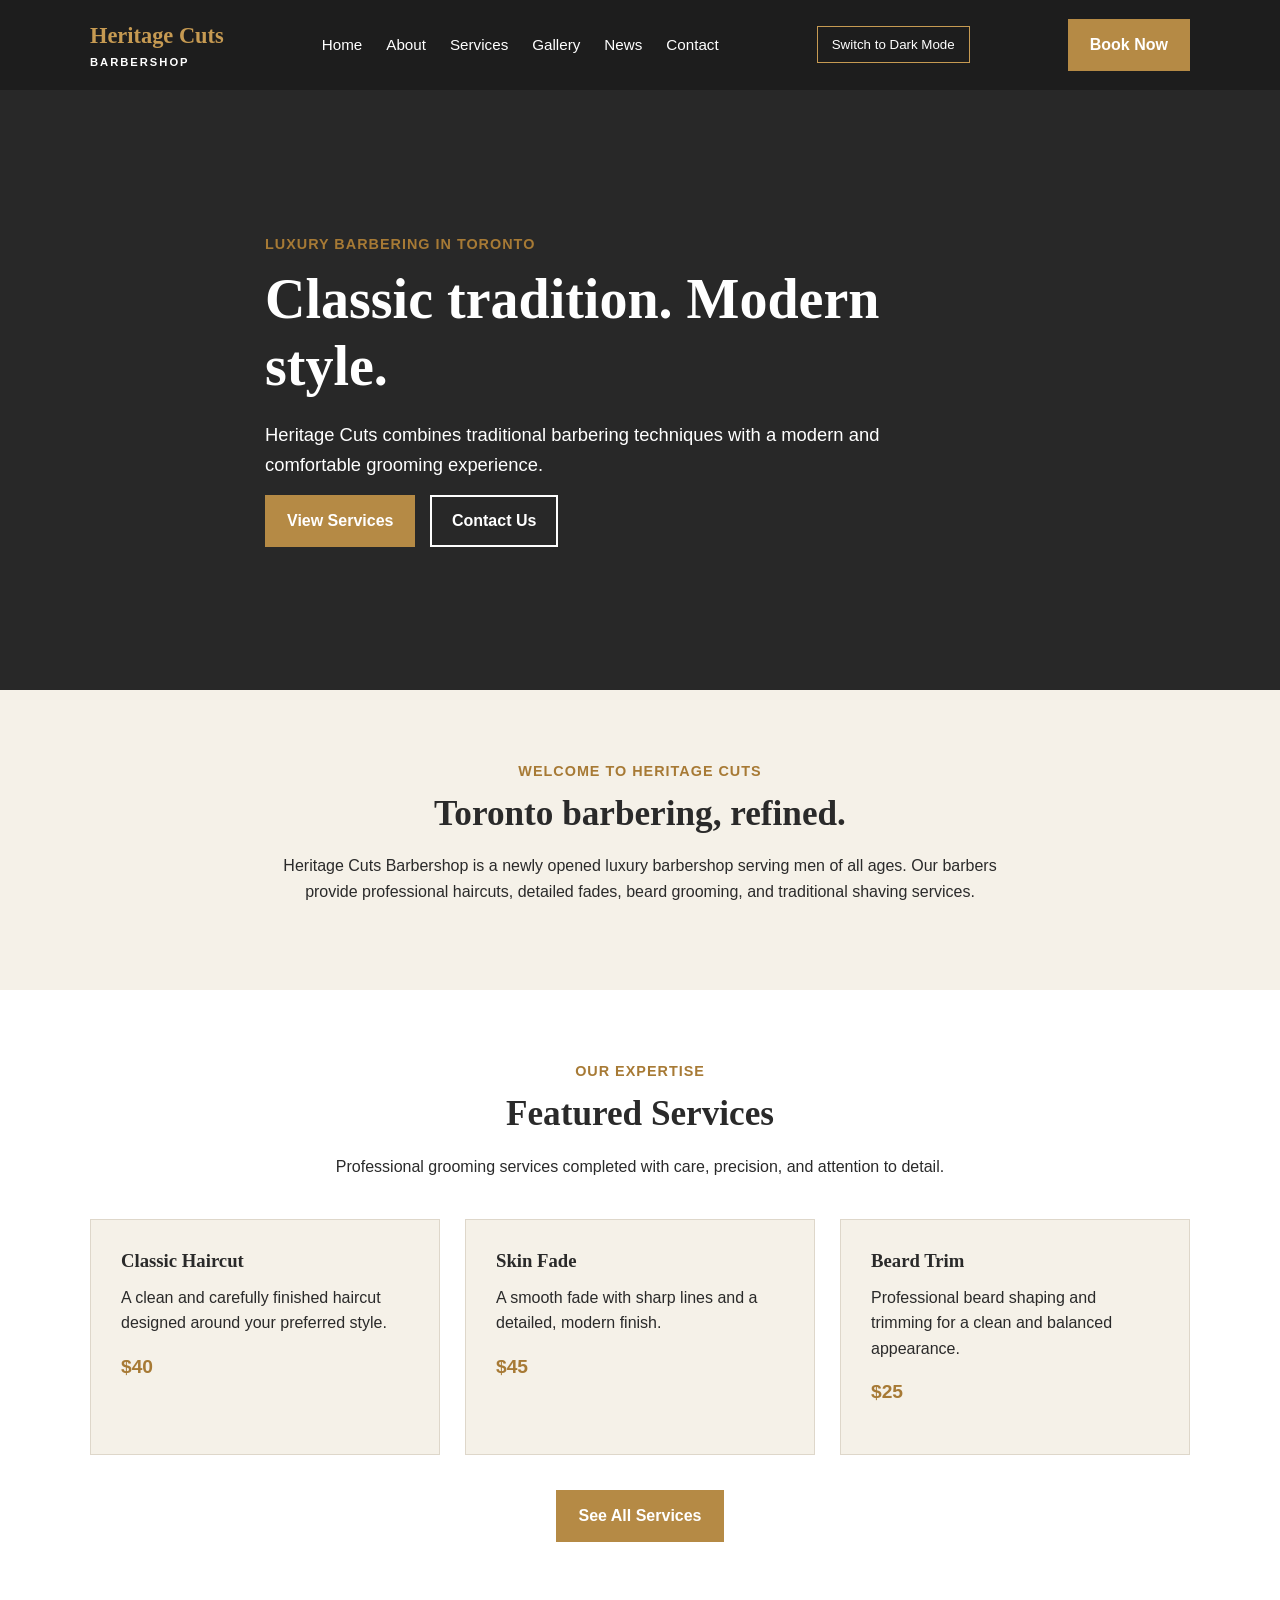
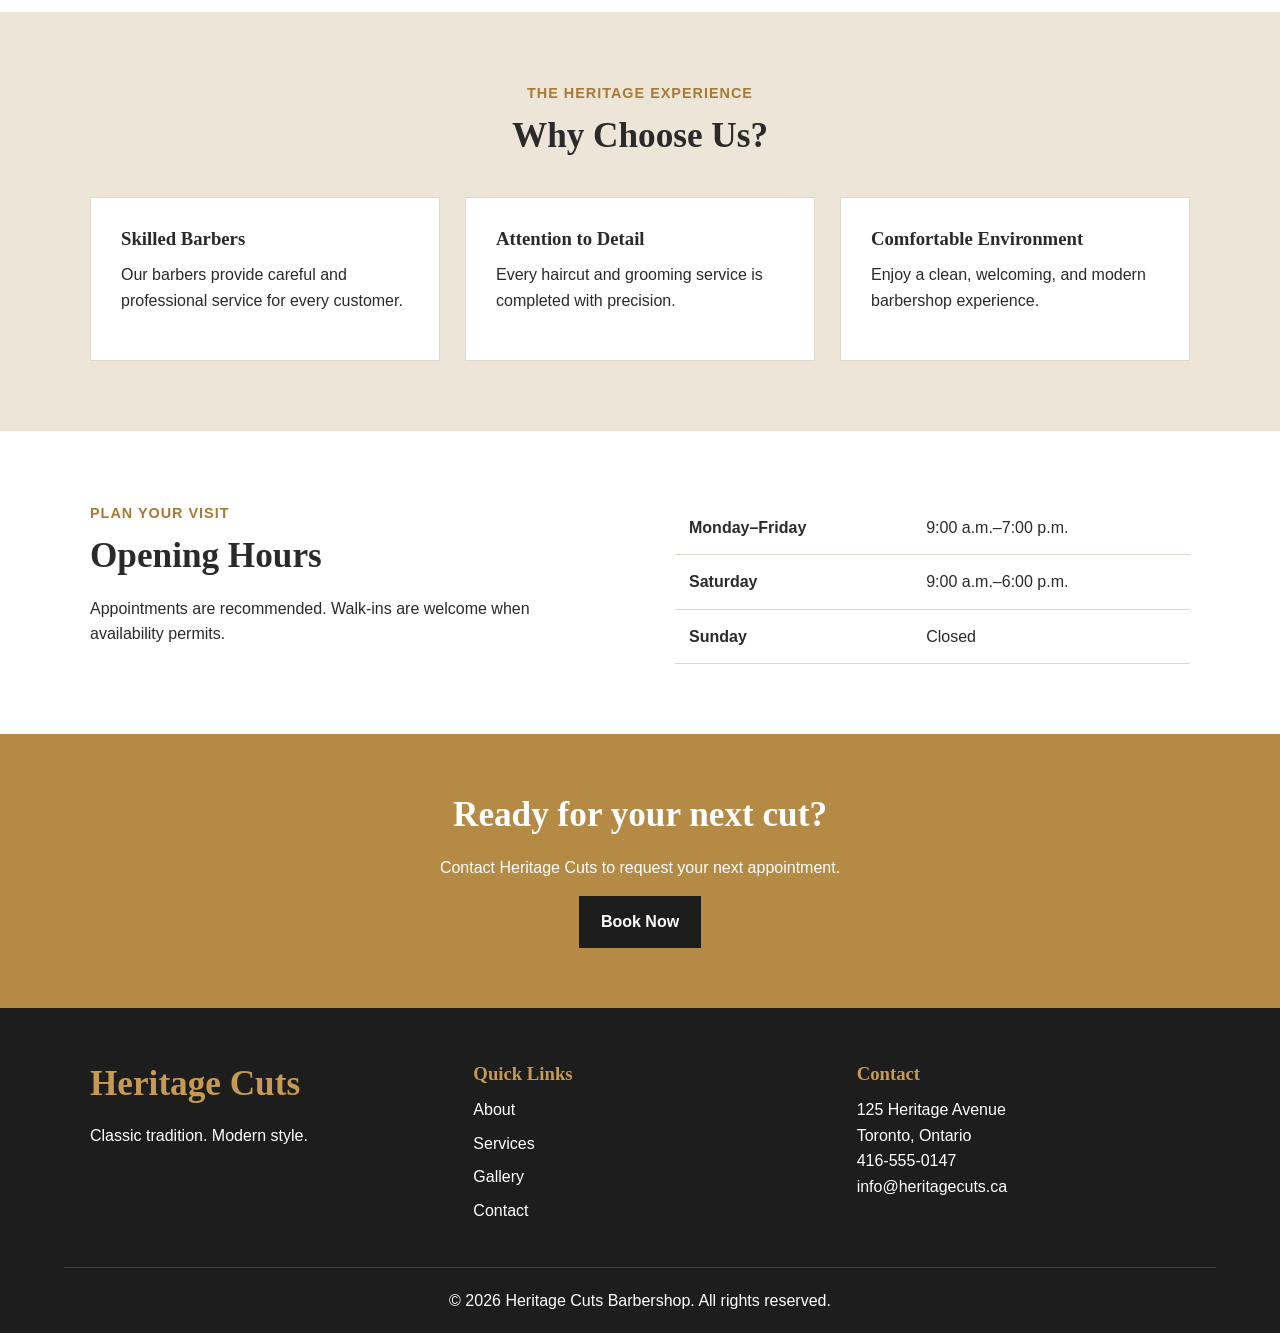
<file: index.html>
<!DOCTYPE html>
<html lang="en">
<head>
    <meta charset="UTF-8">

    <meta name="viewport" content="width=device-width, initial-scale=1.0">

    <meta
        name="description"
        content="Heritage Cuts Barbershop is a luxury barbershop located in Toronto, Ontario."
    >

    <title>Heritage Cuts Barbershop | Home</title>

    <link rel="stylesheet" href="css/style.css">
</head>

<body>

    <!-- Website Header -->

    <div id="header-placeholder"></div>

    <!-- Main Page Content -->
    <main>

        <!-- Hero Section -->
        <section class="hero">
            <div class="container hero-content">

                <p class="section-label">Luxury barbering in Toronto</p>

                <h1>Classic tradition. Modern style.</h1>

                <p class="hero-description">
                    Heritage Cuts combines traditional barbering techniques
                    with a modern and comfortable grooming experience.
                </p>

                <div class="hero-buttons">
                    <a href="services.html" class="button">
                        View Services
                    </a>

                    <a href="contact.html" class="button button-outline">
                        Contact Us
                    </a>
                </div>

            </div>
        </section>

        <!-- Introduction Section -->
        <section class="intro section">
            <div class="container">

                <p class="section-label">Welcome to Heritage Cuts</p>

                <h2>Toronto barbering, refined.</h2>

                <p>
                    Heritage Cuts Barbershop is a newly opened luxury
                    barbershop serving men of all ages. Our barbers provide
                    professional haircuts, detailed fades, beard grooming,
                    and traditional shaving services.
                </p>

            </div>
        </section>

        <!-- Featured Services -->
        <section class="featured-services section">
            <div class="container">

                <div class="section-heading">
                    <p class="section-label">Our expertise</p>
                    <h2>Featured Services</h2>
                    <p>
                        Professional grooming services completed with care,
                        precision, and attention to detail.
                    </p>
                </div>

                <div class="card-grid">

                    <article class="service-card">
                        <h3>Classic Haircut</h3>
                        <p>
                            A clean and carefully finished haircut designed
                            around your preferred style.
                        </p>
                        <p class="price">$40</p>
                    </article>

                    <article class="service-card">
                        <h3>Skin Fade</h3>
                        <p>
                            A smooth fade with sharp lines and a detailed,
                            modern finish.
                        </p>
                        <p class="price">$45</p>
                    </article>

                    <article class="service-card">
                        <h3>Beard Trim</h3>
                        <p>
                            Professional beard shaping and trimming for a
                            clean and balanced appearance.
                        </p>
                        <p class="price">$25</p>
                    </article>

                </div>

                <div class="center-button">
                    <a href="services.html" class="button">
                        See All Services
                    </a>
                </div>

            </div>
        </section>

        <!-- Why Choose Us -->
        <section class="why-us section">
            <div class="container">

                <div class="section-heading">
                    <p class="section-label">The Heritage experience</p>
                    <h2>Why Choose Us?</h2>
                </div>

                <div class="card-grid">

                    <article class="feature-card">
                        <h3>Skilled Barbers</h3>
                        <p>
                            Our barbers provide careful and professional
                            service for every customer.
                        </p>
                    </article>

                    <article class="feature-card">
                        <h3>Attention to Detail</h3>
                        <p>
                            Every haircut and grooming service is completed
                            with precision.
                        </p>
                    </article>

                    <article class="feature-card">
                        <h3>Comfortable Environment</h3>
                        <p>
                            Enjoy a clean, welcoming, and modern barbershop
                            experience.
                        </p>
                    </article>

                </div>

            </div>
        </section>

        <!-- Business Hours -->
        <section class="hours section">
            <div class="container hours-container">

                <div>
                    <p class="section-label">Plan your visit</p>
                    <h2>Opening Hours</h2>

                    <p>
                        Appointments are recommended. Walk-ins are welcome
                        when availability permits.
                    </p>
                </div>

                <table>
                    <tr>
                        <th>Monday–Friday</th>
                        <td>9:00 a.m.–7:00 p.m.</td>
                    </tr>

                    <tr>
                        <th>Saturday</th>
                        <td>9:00 a.m.–6:00 p.m.</td>
                    </tr>

                    <tr>
                        <th>Sunday</th>
                        <td>Closed</td>
                    </tr>
                </table>

            </div>
        </section>

        <!-- Final Call to Action -->
        <section class="call-to-action">
            <div class="container">

                <h2>Ready for your next cut?</h2>

                <p>
                    Contact Heritage Cuts to request your next appointment.
                </p>

                <a href="contact.html" class="button">
                    Book Now
                </a>

            </div>
        </section>

    </main>

    <!-- Website Footer -->
   
    <div id="footer-placeholder"></div>
    

    <script src="js/theme.js"></script>
<script src="js/components.js"></script>
    
</body>
</html>
</file>
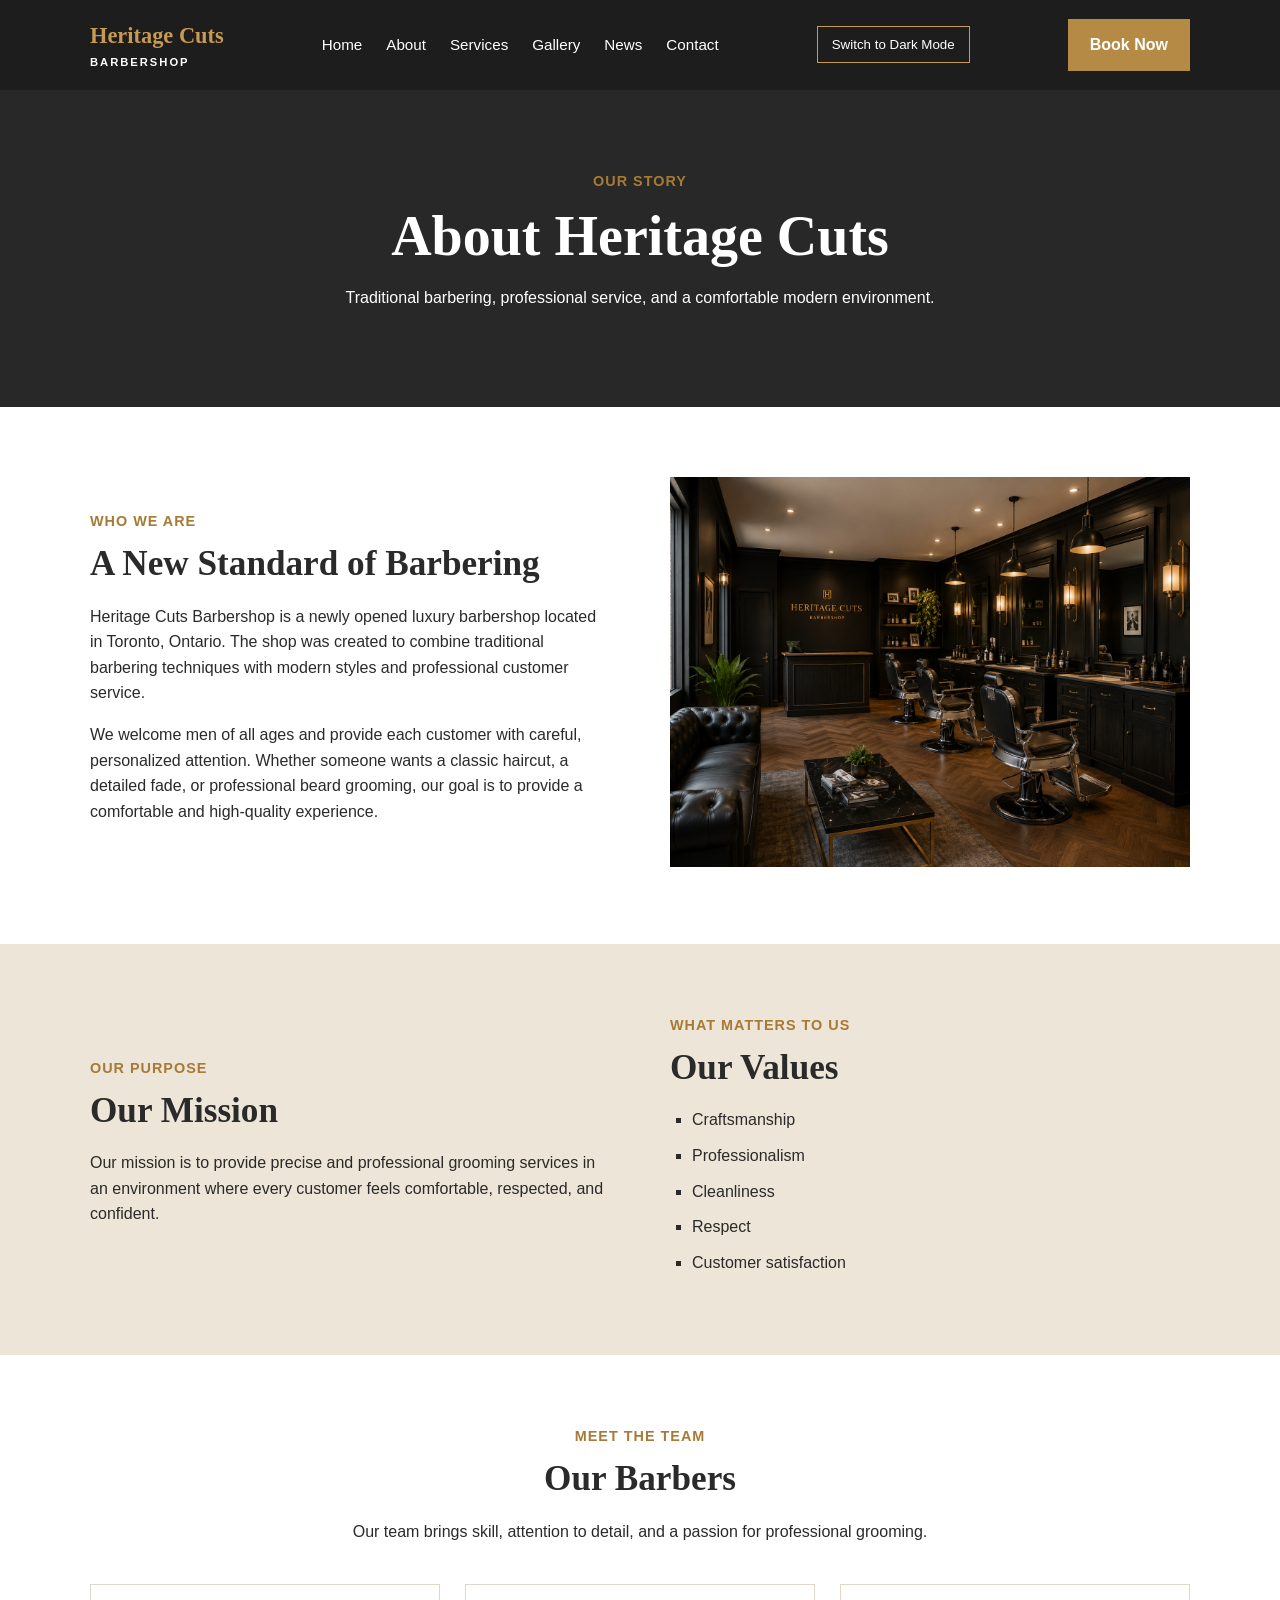
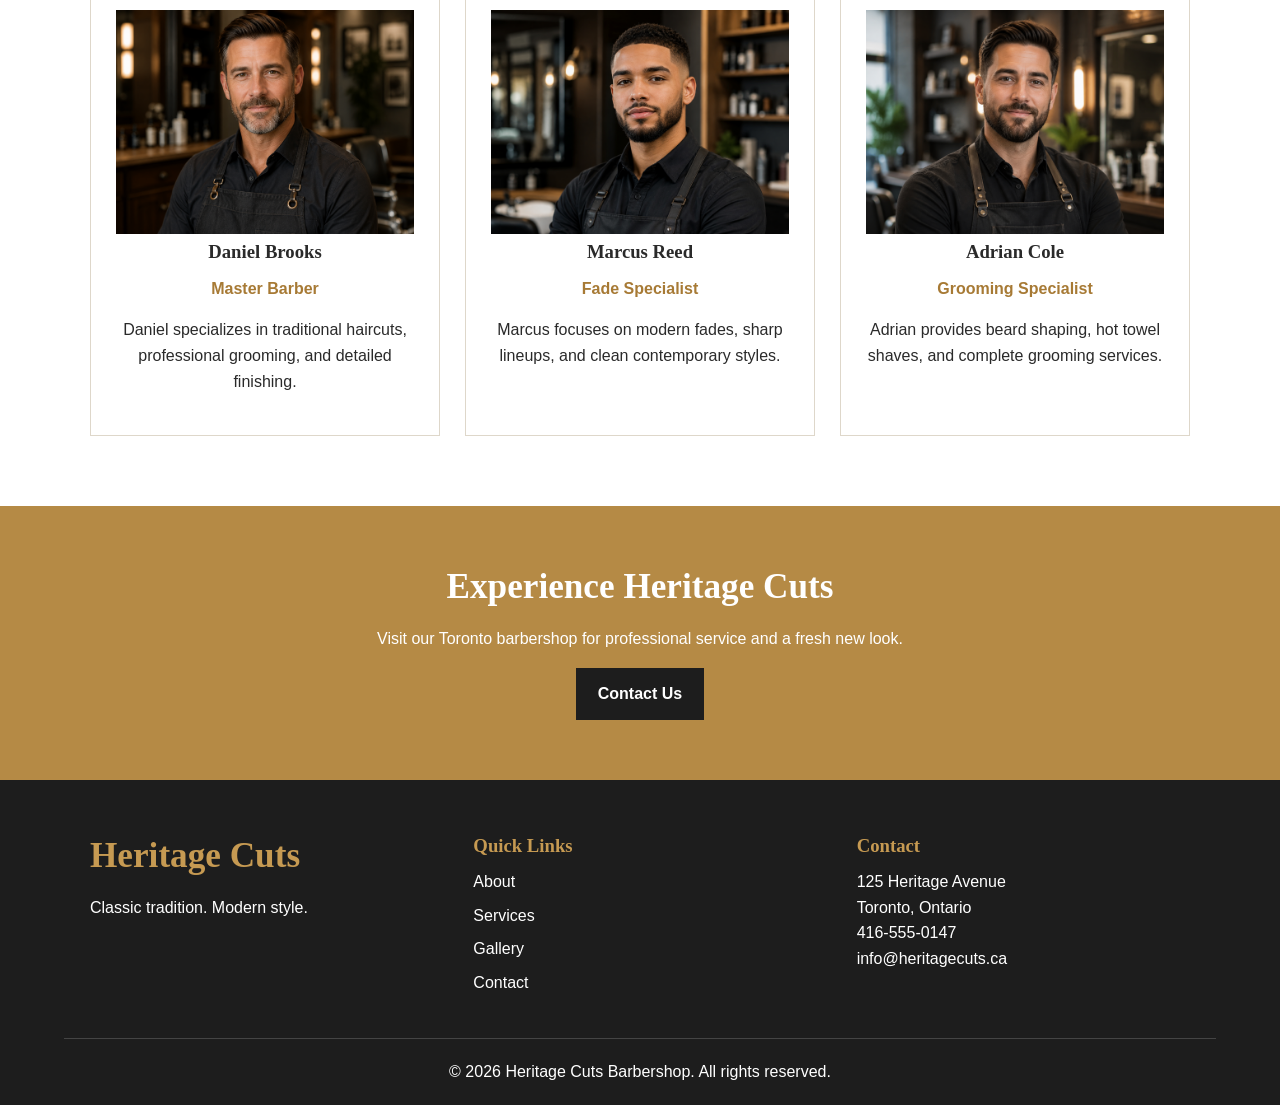
<file: about.html>
<!DOCTYPE html>
<html lang="en">
<head>
    <meta charset="UTF-8">

    <meta name="viewport" content="width=device-width, initial-scale=1.0">

    <meta
        name="description"
        content="Learn about Heritage Cuts Barbershop, our mission, values, and professional team."
    >

    <title>Heritage Cuts Barbershop | About</title>

    <link rel="stylesheet" href="css/style.css">
</head>

<body>

    <!-- Website Header -->
    
    <div id="header-placeholder"></div>

    <main>

        <!-- Page Banner -->
        <section class="page-banner">
            <div class="container">
                <p class="section-label">Our story</p>
                <h1>About Heritage Cuts</h1>

                <p>
                    Traditional barbering, professional service, and a
                    comfortable modern environment.
                </p>
            </div>
        </section>

        <!-- Company Story -->
        <section class="about-story section">
            <div class="container two-column">

                <div class="about-text">
                    <p class="section-label">Who we are</p>

                    <h2>A New Standard of Barbering</h2>

                    <p>
                        Heritage Cuts Barbershop is a newly opened luxury
                        barbershop located in Toronto, Ontario. The shop was
                        created to combine traditional barbering techniques
                        with modern styles and professional customer service.
                    </p>

                    <p>
                        We welcome men of all ages and provide each customer
                        with careful, personalized attention. Whether someone
                        wants a classic haircut, a detailed fade, or professional
                        beard grooming, our goal is to provide a comfortable
                        and high-quality experience.
                    </p>
                </div>

                <div class="about-image">
                  <img
                  src="images/Barbershop.png"
                   alt="Interior of Heritage Cuts Barbershop"
                 >
              </div>

            </div>
        </section>

        <!-- Mission Section -->
        <section class="mission section">
            <div class="container two-column">

                <div>
                    <p class="section-label">Our purpose</p>

                    <h2>Our Mission</h2>

                    <p>
                        Our mission is to provide precise and professional
                        grooming services in an environment where every
                        customer feels comfortable, respected, and confident.
                    </p>
                </div>

                <div>
                    <p class="section-label">What matters to us</p>

                    <h2>Our Values</h2>

                    <ul class="values-list">
                        <li>Craftsmanship</li>
                        <li>Professionalism</li>
                        <li>Cleanliness</li>
                        <li>Respect</li>
                        <li>Customer satisfaction</li>
                    </ul>
                </div>

            </div>
        </section>

        <!-- Team -->
<section class="team section">
    <div class="container">

        <div class="section-heading">
            <p class="section-label">Meet the team</p>
            <h2>Our Barbers</h2>

            <p>
                Our team brings skill, attention to detail, and a
                passion for professional grooming.
            </p>
        </div>

        <div class="card-grid">

            <article class="team-card">
                <div class="team-image">
                    <img
                        src="images/daniel.png"
                        alt="Daniel Brooks, Master Barber"
                    >
                </div>

                <h3>Daniel Brooks</h3>
                <p class="team-role">Master Barber</p>

                <p>
                    Daniel specializes in traditional haircuts,
                    professional grooming, and detailed finishing.
                </p>
            </article>

            <article class="team-card">
                <div class="team-image">
                    <img
                        src="images/marcus.png"
                        alt="Marcus Reed, Fade Specialist"
                    >
                </div>

                <h3>Marcus Reed</h3>
                <p class="team-role">Fade Specialist</p>

                <p>
                    Marcus focuses on modern fades, sharp lineups,
                    and clean contemporary styles.
                </p>
            </article>

            <article class="team-card">
                <div class="team-image">
                    <img
                        src="images/adrian.png"
                        alt="Adrian Cole, Grooming Specialist"
                    >
                </div>

                <h3>Adrian Cole</h3>
                <p class="team-role">Grooming Specialist</p>

                <p>
                    Adrian provides beard shaping, hot towel shaves,
                    and complete grooming services.
                </p>
            </article>

        </div>

    </div>
</section>

        <!-- Call to Action -->
        <section class="call-to-action">
            <div class="container">

                <h2>Experience Heritage Cuts</h2>

                <p>
                    Visit our Toronto barbershop for professional service
                    and a fresh new look.
                </p>

                <a href="contact.html" class="button">
                    Contact Us
                </a>

            </div>
        </section>

    </main>

    <!-- Website Footer -->

    <div id="footer-placeholder"></div>
    
    <script src="js/theme.js"></script>
<script src="js/components.js"></script>



</body>
</html>
</file>
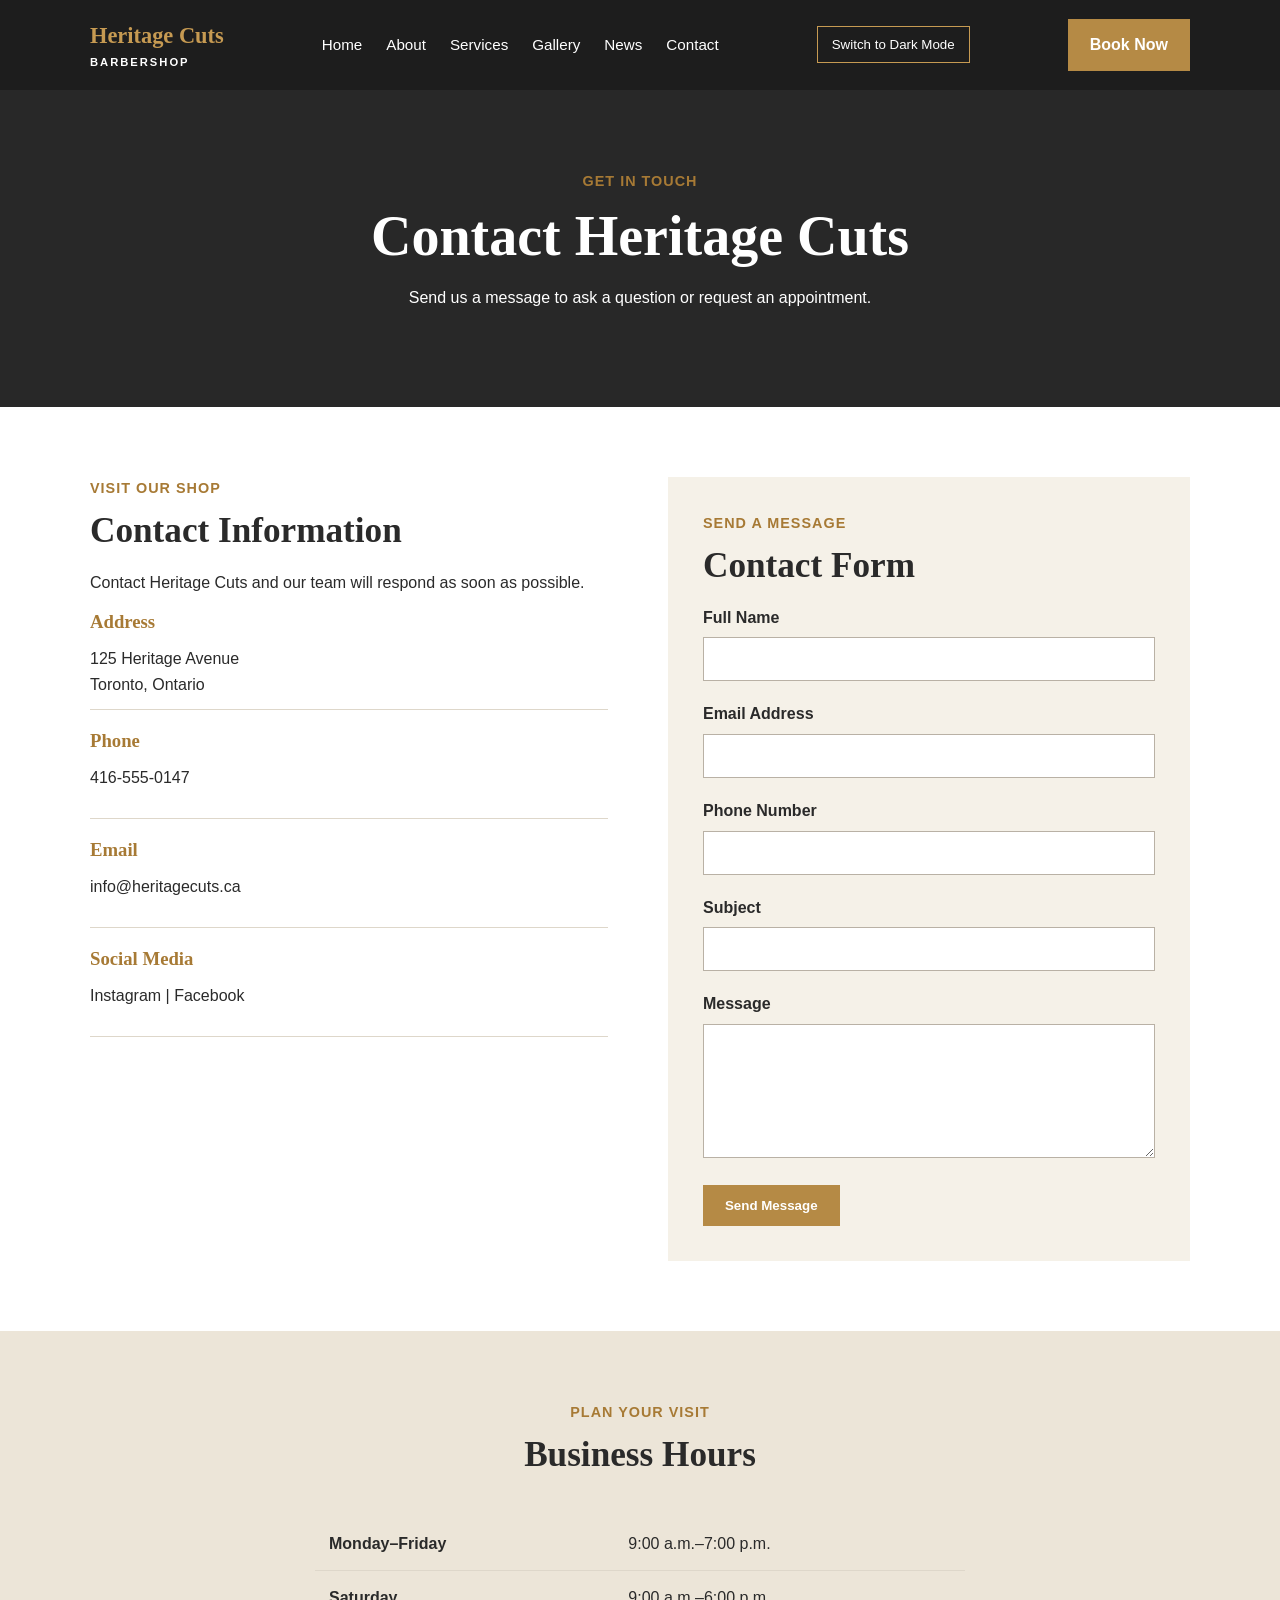
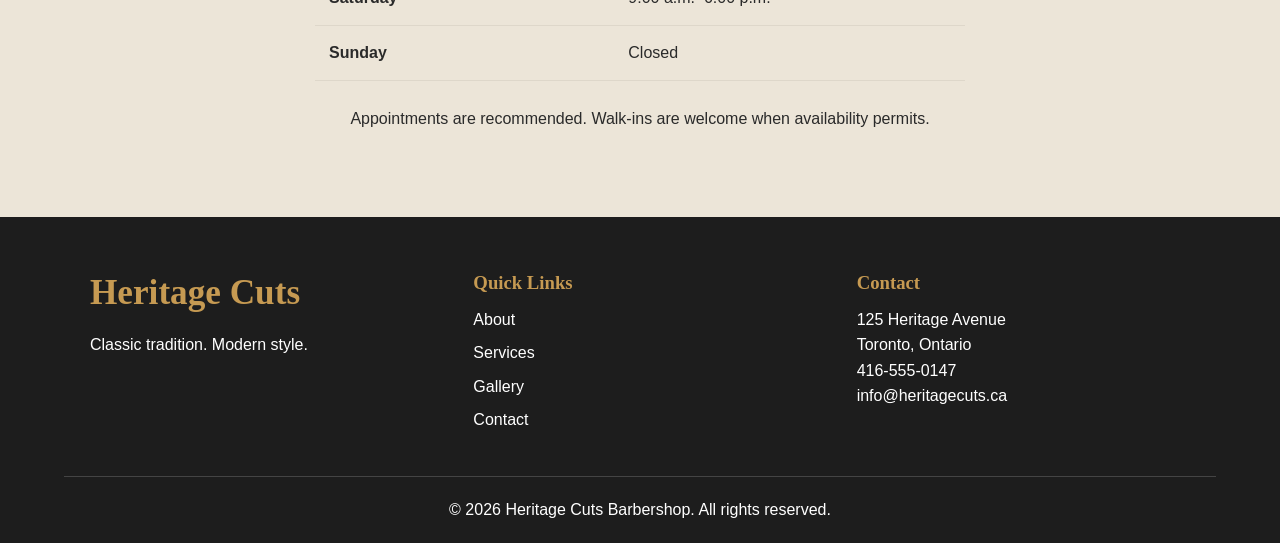
<file: contact.html>
<!DOCTYPE html>
<html lang="en">
<head>
    <meta charset="UTF-8">

    <meta name="viewport" content="width=device-width, initial-scale=1.0">

    <meta
        name="description"
        content="Contact Heritage Cuts Barbershop in Toronto to ask a question or request an appointment."
    >

    <title>Heritage Cuts Barbershop | Contact</title>

    <link rel="stylesheet" href="css/style.css">
</head>

<body>

    <!-- Website Header -->
     
    <div id="header-placeholder"></div>

    <main>

        <!-- Page Banner -->
        <section class="page-banner">
            <div class="container">

                <p class="section-label">Get in touch</p>

                <h1>Contact Heritage Cuts</h1>

                <p>
                    Send us a message to ask a question or request
                    an appointment.
                </p>

            </div>
        </section>

        <!-- Contact Section -->
        <section class="contact-section section">
            <div class="container contact-container">

                <!-- Contact Information -->
                <div class="contact-information">

                    <p class="section-label">Visit our shop</p>

                    <h2>Contact Information</h2>

                    <p>
                        Contact Heritage Cuts and our team will respond
                        as soon as possible.
                    </p>

                    <div class="contact-detail">
                        <h3>Address</h3>

                        <address>
                            125 Heritage Avenue<br>
                            Toronto, Ontario
                        </address>
                    </div>

                    <div class="contact-detail">
                        <h3>Phone</h3>

                        <p>
                            <a href="tel:4165550147">
                                416-555-0147
                            </a>
                        </p>
                    </div>

                    <div class="contact-detail">
                        <h3>Email</h3>

                        <p>
                            <a href="mailto:info@heritagecuts.ca">
                                info@heritagecuts.ca
                            </a>
                        </p>
                    </div>

                    <div class="contact-detail">
                        <h3>Social Media</h3>

                        <p>
                            <a href="#">Instagram</a> |
                            <a href="#">Facebook</a>
                        </p>
                    </div>

                </div>

                <!-- Contact Form -->
                <div class="contact-form-area">

                    <p class="section-label">Send a message</p>

                    <h2>Contact Form</h2>

                    <form id="contact-form" action="#" method="post" novalidate>

                        <div class="form-group">
                            <label for="name">Full Name</label>

                            <input
                                type="text"
                                id="name"
                                name="name"
                                
                            >
                             <span id="name-error" class="error-msg"></span>
                        </div>

                        <div class="form-group">
                            <label for="email">Email Address</label>

                            <input
                                type="email"
                                id="email"
                                name="email"
                                
                            >
                             <span id="email-error" class="error-msg"></span>
                        </div>

                        <div class="form-group">
                            <label for="phone">Phone Number</label>

                            <input
                                type="tel"
                                id="phone"
                                name="phone"
                            >
                        </div>

                        <div class="form-group">
                            <label for="subject">Subject</label>

                            <input
                                type="text"
                                id="subject"
                                name="subject"
                                
                            >
                        </div>

                        <div class="form-group">
                            <label for="message">Message</label>

                            <textarea
                                id="message"
                                name="message"
                                rows="6"
                                
                            ></textarea>

                            <span id="message-error" class="error-msg"></span>
                        
                        </div>

                        <button type="submit" class="button">
                            Send Message
                        </button>

                    </form>

                </div>

            </div>
        </section>

        <!-- Business Hours -->
        <section class="contact-hours section">
            <div class="container">

                <div class="section-heading">
                    <p class="section-label">Plan your visit</p>
                    <h2>Business Hours</h2>
                </div>

                <table class="hours-table">
                    <tr>
                        <th>Monday–Friday</th>
                        <td>9:00 a.m.–7:00 p.m.</td>
                    </tr>

                    <tr>
                        <th>Saturday</th>
                        <td>9:00 a.m.–6:00 p.m.</td>
                    </tr>

                    <tr>
                        <th>Sunday</th>
                        <td>Closed</td>
                    </tr>
                </table>

                <p class="hours-note">
                    Appointments are recommended. Walk-ins are welcome
                    when availability permits.
                </p>

            </div>
        </section>

    </main>

    <!-- Website Footer -->

    <div id="footer-placeholder"></div>
    
    <script src="js/theme.js"></script>
<script src="js/components.js"></script>
<script src="js/validate.js"></script>


</body>
</html>
</file>
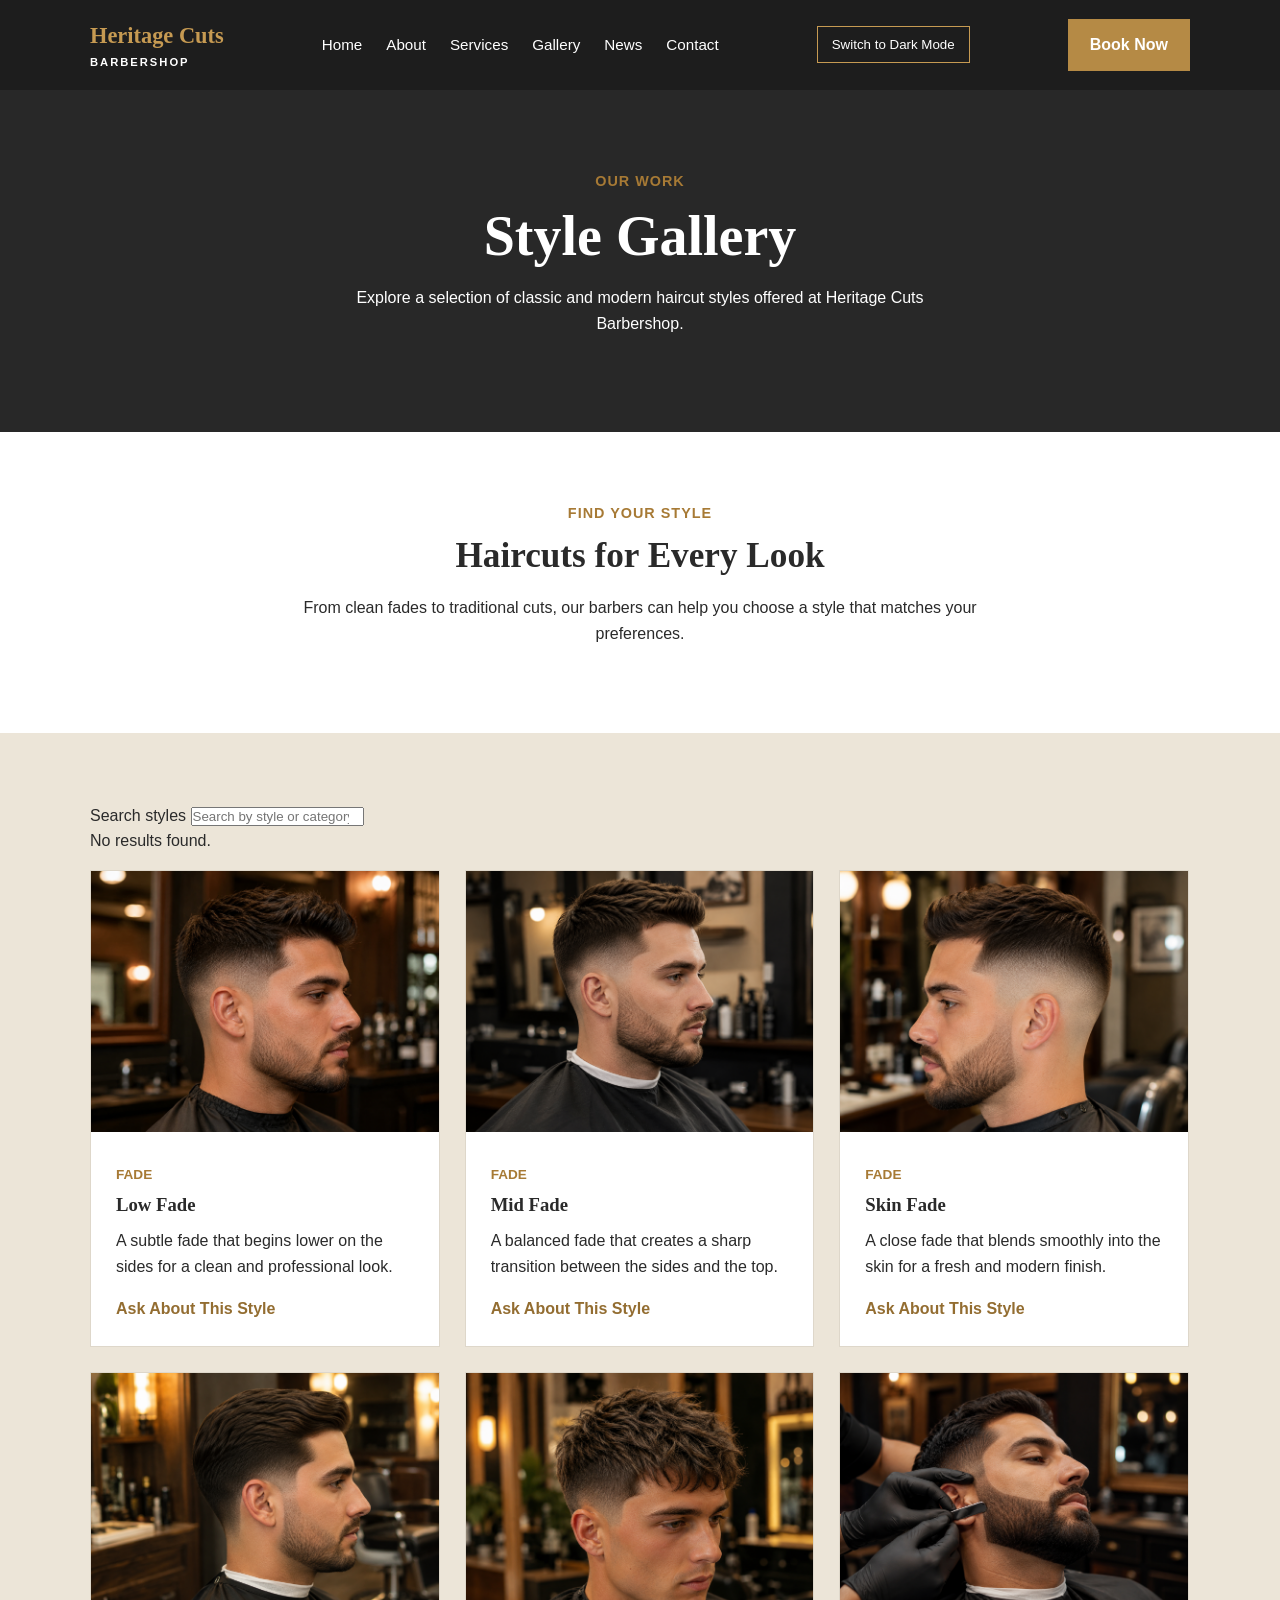
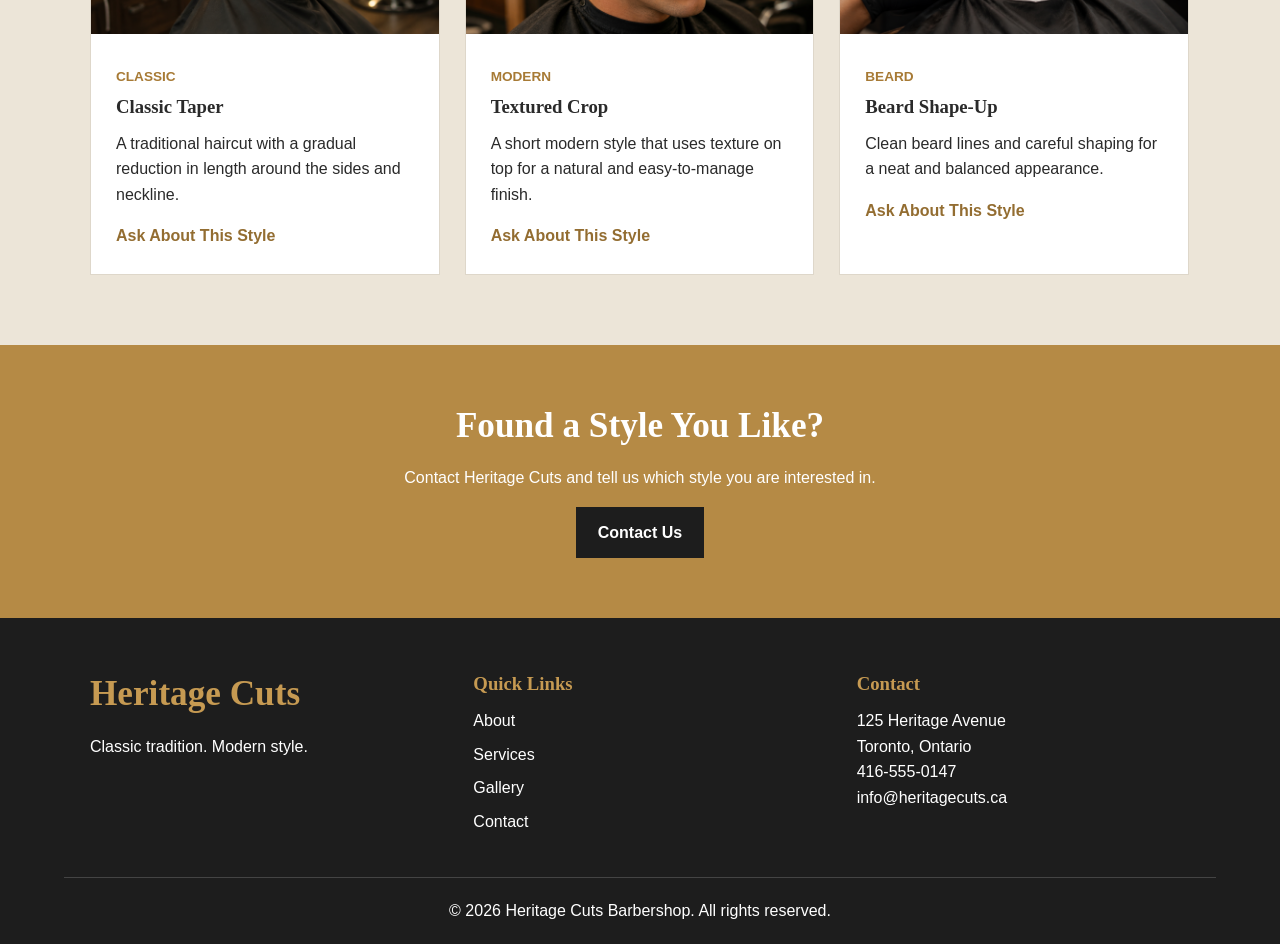
<file: gallery.html>
<!DOCTYPE html>
<html lang="en">
<head>
    <meta charset="UTF-8">

    <meta name="viewport" content="width=device-width, initial-scale=1.0">

    <meta
        name="description"
        content="Explore haircut and beard styles from Heritage Cuts Barbershop."
    >

    <title>Heritage Cuts Barbershop | Gallery</title>

    <link rel="stylesheet" href="css/style.css">
</head>

<body>

    <!-- Website Header -->
     
    <div id="header-placeholder"></div>

    <main>

        <!-- Page Banner -->
        <section class="page-banner">
            <div class="container">

                <p class="section-label">Our work</p>

                <h1>Style Gallery</h1>

                <p>
                    Explore a selection of classic and modern haircut styles
                    offered at Heritage Cuts Barbershop.
                </p>

            </div>
        </section>

        <!-- Gallery Introduction -->
        <section class="gallery-intro section">
            <div class="container">

                <p class="section-label">Find your style</p>

                <h2>Haircuts for Every Look</h2>

                <p>
                    From clean fades to traditional cuts, our barbers can help
                    you choose a style that matches your preferences.
                </p>

            </div>
        </section>

        <!-- Gallery -->
<section class="gallery-section section">
    <div class="container">


        <div class="filter-area">
    <label for="filter-input">Search styles</label>

    <input
        type="search"
        id="filter-input"
        placeholder="Search by style or category"
    >

    <p id="no-results" class="no-results">
        No results found.
    </p>
</div>

        <div class="gallery-grid">

            <article class="gallery-card project-card">
                <div class="gallery-image">
                    <img
                        src="images/LowFade.png"
                        alt="Low fade haircut"
                    >
                </div>

                <div class="gallery-card-content">
                    <p class="gallery-category card-category">Fade</p>
                    <h3 class="card-title">Low Fade</h3>

                    <p class="card-description">
                        A subtle fade that begins lower on the sides
                        for a clean and professional look.
                    </p>

                    <a href="contact.html" class="text-link">
                        Ask About This Style
                    </a>
                </div>
            </article>

            <article class="gallery-card">
                <div class="gallery-image">
                    <img
                        src="images/MidFade.png"
                        alt="Mid fade haircut"
                    >
                </div>

                <div class="gallery-card-content">
                    <p class="gallery-category card-category">Fade</p>
                    <h3 class="card-title">Mid Fade</h3>

                    <p class="card-description">
                        A balanced fade that creates a sharp transition
                        between the sides and the top.
                    </p>

                    <a href="contact.html" class="text-link">
                        Ask About This Style
                    </a>
                </div>
            </article>

           <article class="gallery-card project-card">
                <div class="gallery-image">
                    <img
                        src="images/SkinFade2.png"
                        alt="Skin fade haircut"
                    >
                </div>

                <div class="gallery-card-content">
                    <p class="gallery-category card-category">Fade</p>
                    <h3 class="card-title">Skin Fade</h3>

                    <p class="card-description">
                        A close fade that blends smoothly into the skin
                        for a fresh and modern finish.
                    </p>

                    <a href="contact.html" class="text-link">
                        Ask About This Style
                    </a>
                </div>
            </article>

           <article class="gallery-card project-card">
                <div class="gallery-image">
                    <img
                        src="images/ClassicTaper.png"
                        alt="Classic taper haircut"
                    >
                </div>

                <div class="gallery-card-content">
                    <p class="gallery-category card-category">Classic</p>
                    <h3 class="card-title">Classic Taper</h3>

                    <p class="card-description">
                        A traditional haircut with a gradual reduction
                        in length around the sides and neckline.
                    </p>

                    <a href="contact.html" class="text-link">
                        Ask About This Style
                    </a>
                </div>
            </article>

           <article class="gallery-card project-card">
                <div class="gallery-image">
                    <img
                        src="images/TexturedCrop.png"
                        alt="Textured crop haircut"
                    >
                </div>

                <div class="gallery-card-content">
                    <p class="gallery-category card-category">Modern</p>
                    <h3 class="card-title">Textured Crop</h3>

                    <p class="card-description">
                        A short modern style that uses texture on top
                        for a natural and easy-to-manage finish.
                    </p>

                    <a href="contact.html" class="text-link">
                        Ask About This Style
                    </a>
                </div>
            </article>

           <article class="gallery-card project-card">
                <div class="gallery-image">
                    <img
                        src="images/BeardShapeUp.png"
                        alt="Beard shape-up"
                    >
                </div>

                <div class="gallery-card-content">
                    <p class="gallery-category card-category">Beard</p>
                    <h3 class="card-title">Beard Shape-Up</h3>

                   <p class="card-description">
                        Clean beard lines and careful shaping for a
                        neat and balanced appearance.
                    </p>

                    <a href="contact.html" class="text-link">
                        Ask About This Style
                    </a>
                </div>
            </article>

        </div>

    </div>
</section>

        <!-- Call to Action -->
        <section class="call-to-action">
            <div class="container">

                <h2>Found a Style You Like?</h2>

                <p>
                    Contact Heritage Cuts and tell us which style you are
                    interested in.
                </p>

                <a href="contact.html" class="button">
                    Contact Us
                </a>

            </div>
        </section>

    </main>

    <!-- Website Footer -->

    <div id="footer-placeholder"></div>
    <script src="js/components.js"></script>
    <script src="js/filter.js"></script>
</body>
</html>
</file>
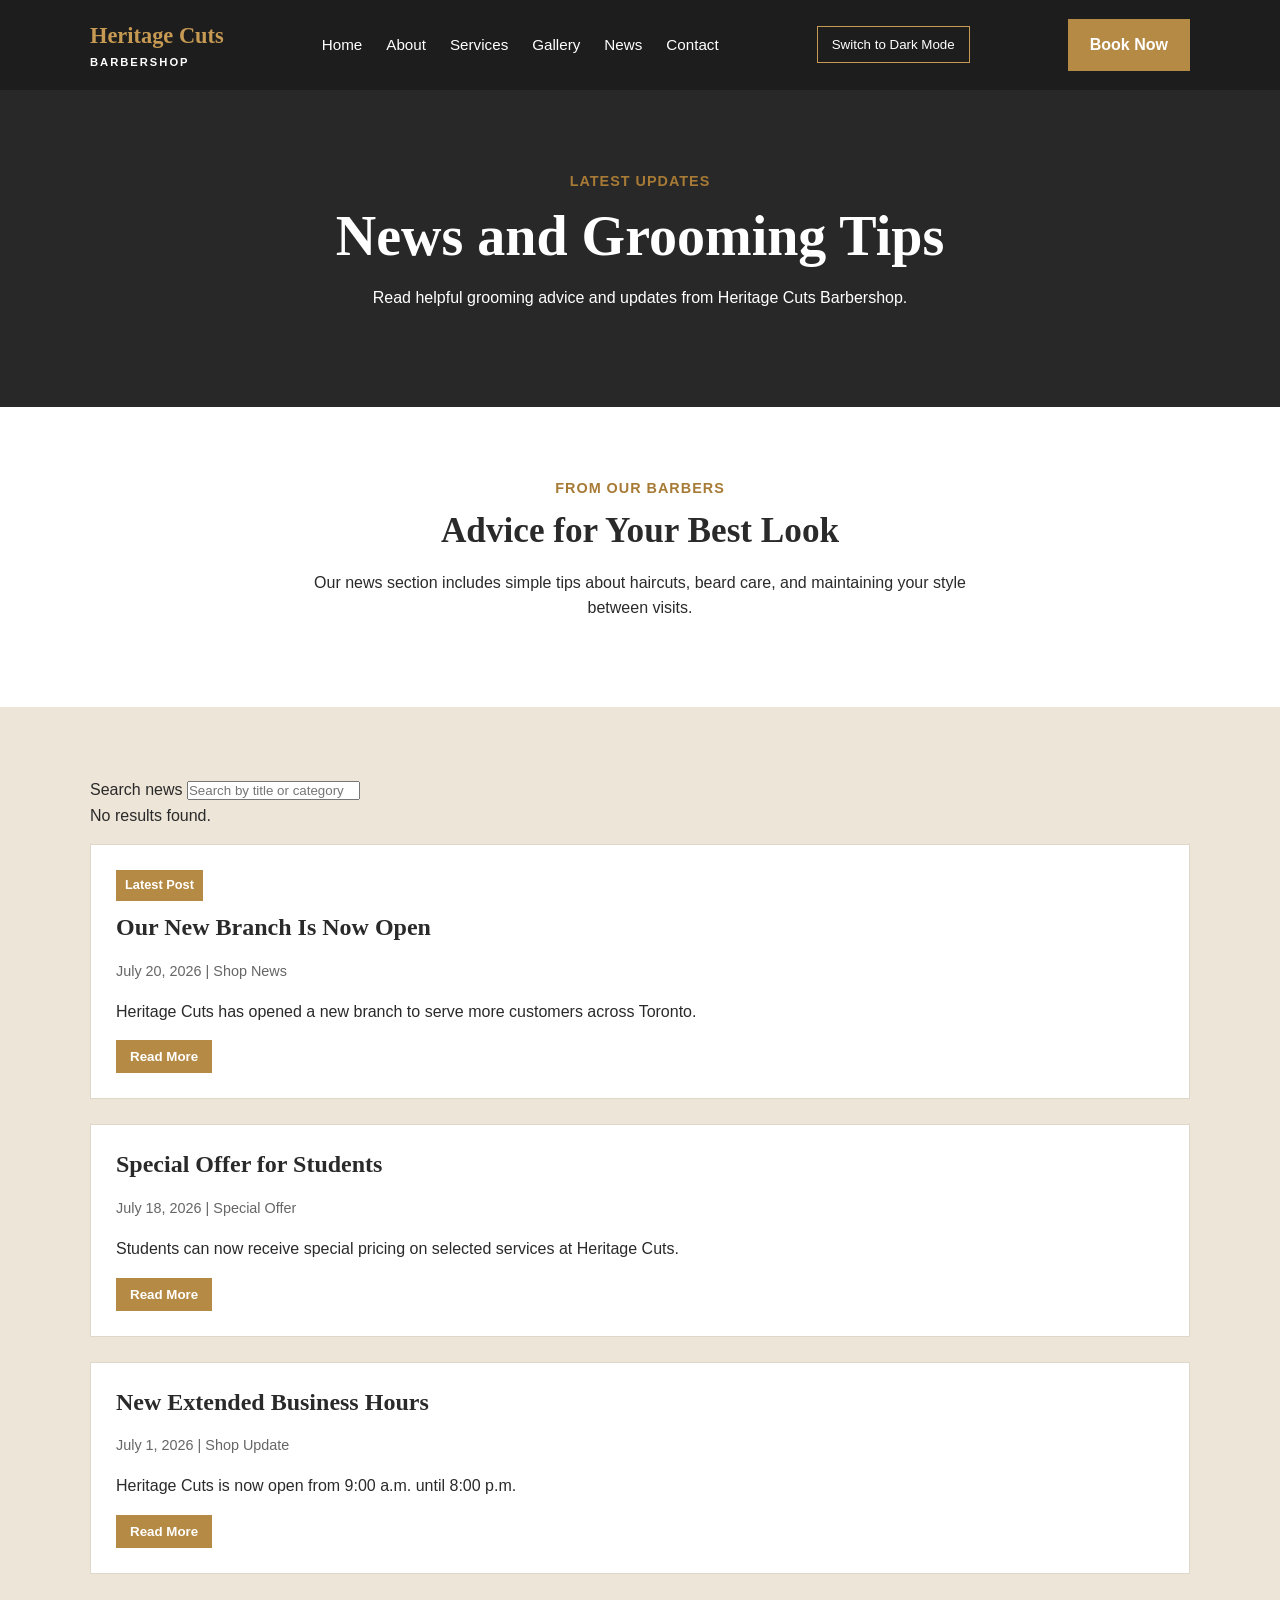
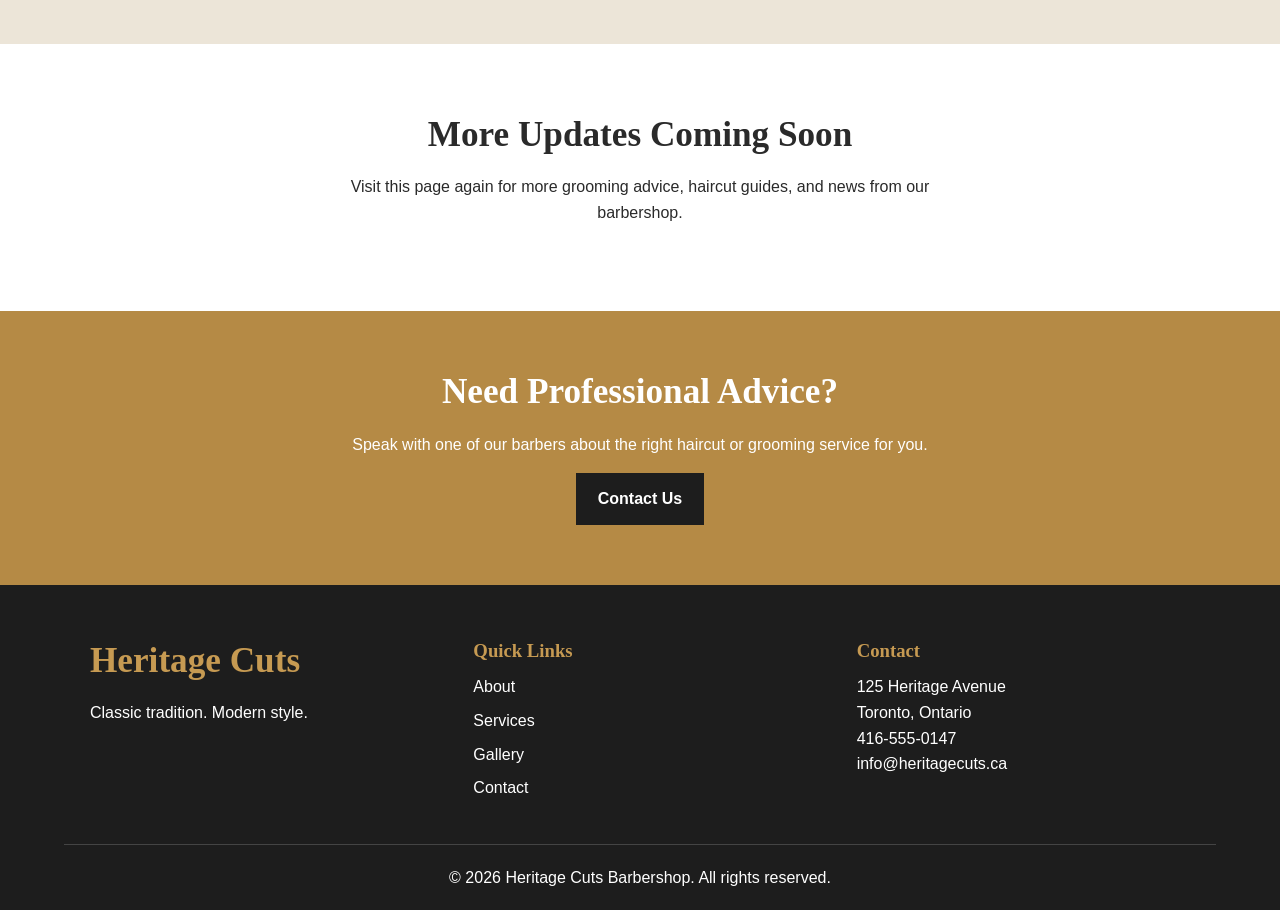
<file: news.html>
<!DOCTYPE html>
<html lang="en">
<head>
    <meta charset="UTF-8">

    <meta name="viewport" content="width=device-width, initial-scale=1.0">

    <meta
        name="description"
        content="Read news, grooming advice, and updates from Heritage Cuts Barbershop."
    >

    <title>Heritage Cuts Barbershop | News</title>

    <link rel="stylesheet" href="css/style.css">
</head>

<body>

    <!-- Website Header -->
     
    <div id="header-placeholder"></div>

    <main>

        <!-- Page Banner -->
        <section class="page-banner">
            <div class="container">

                <p class="section-label">Latest updates</p>

                <h1>News and Grooming Tips</h1>

                <p>
                    Read helpful grooming advice and updates from
                    Heritage Cuts Barbershop.
                </p>

            </div>
        </section>

        <!-- News Introduction -->
        <section class="news-intro section">
            <div class="container">

                <p class="section-label">From our barbers</p>

                <h2>Advice for Your Best Look</h2>

                <p>
                    Our news section includes simple tips about haircuts,
                    beard care, and maintaining your style between visits.
                </p>

            </div>
        </section>

        <section class="news-section section">
    <div class="container">

        <div class="filter-area">
            <label for="filter-input">Search news</label>

            <input
                type="search"
                id="filter-input"
                placeholder="Search by title or category"
            >

            <p id="no-results" class="no-results">
                No results found.
            </p>
        </div>

        <div id="blog-list" class="blog-list"></div>

    </div>
</section>

                    

        <!-- Newsletter Placeholder -->
        <section class="news-message section">
            <div class="container">

                <h2>More Updates Coming Soon</h2>

                <p>
                    Visit this page again for more grooming advice,
                    haircut guides, and news from our barbershop.
                </p>

            </div>
        </section>

        <!-- Call to Action -->
        <section class="call-to-action">
            <div class="container">

                <h2>Need Professional Advice?</h2>

                <p>
                    Speak with one of our barbers about the right haircut
                    or grooming service for you.
                </p>

                <a href="contact.html" class="button">
                    Contact Us
                </a>

            </div>
        </section>

    </main>

    <!-- Website Footer -->

    <div id="footer-placeholder"></div>
    


    <script src="js/theme.js"></script>
<script src="js/components.js"></script>
<script src="js/blog.js"></script>
<script src="js/filter.js"></script>

</body>
</html>
</file>
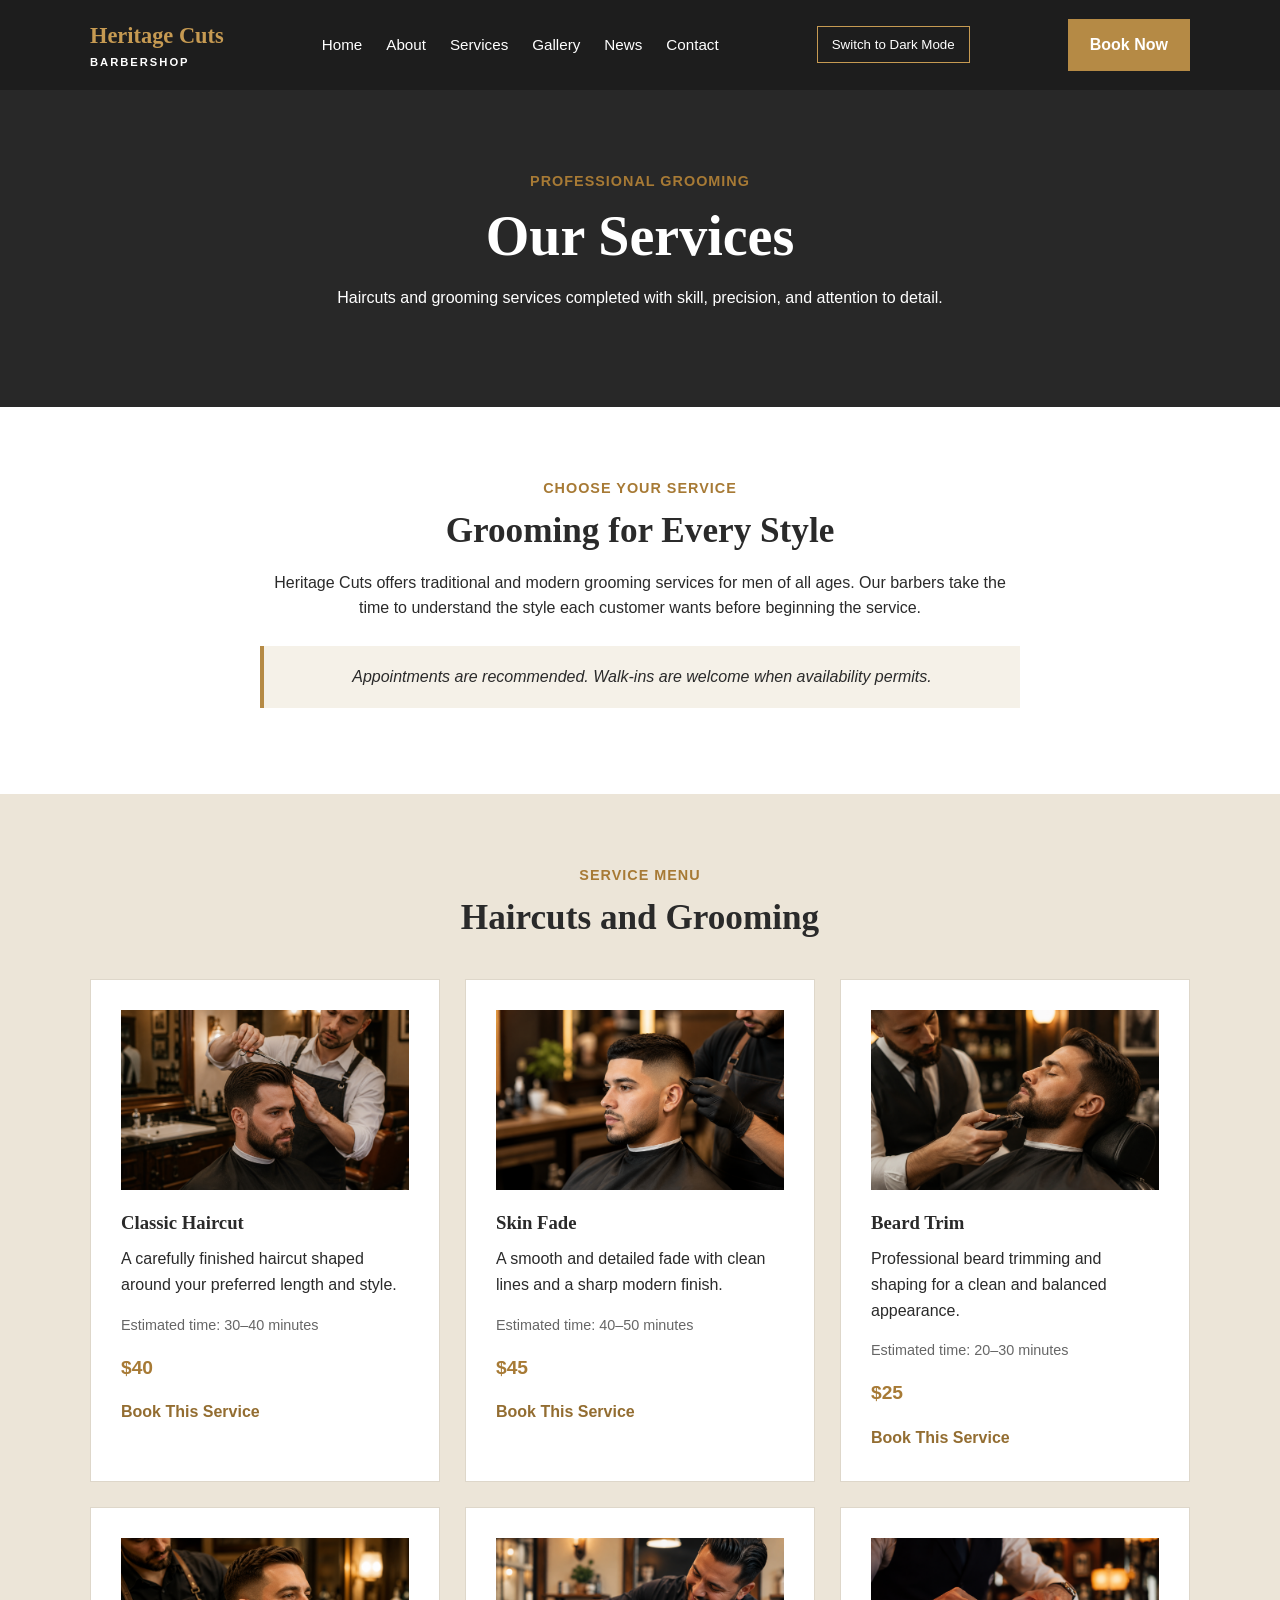
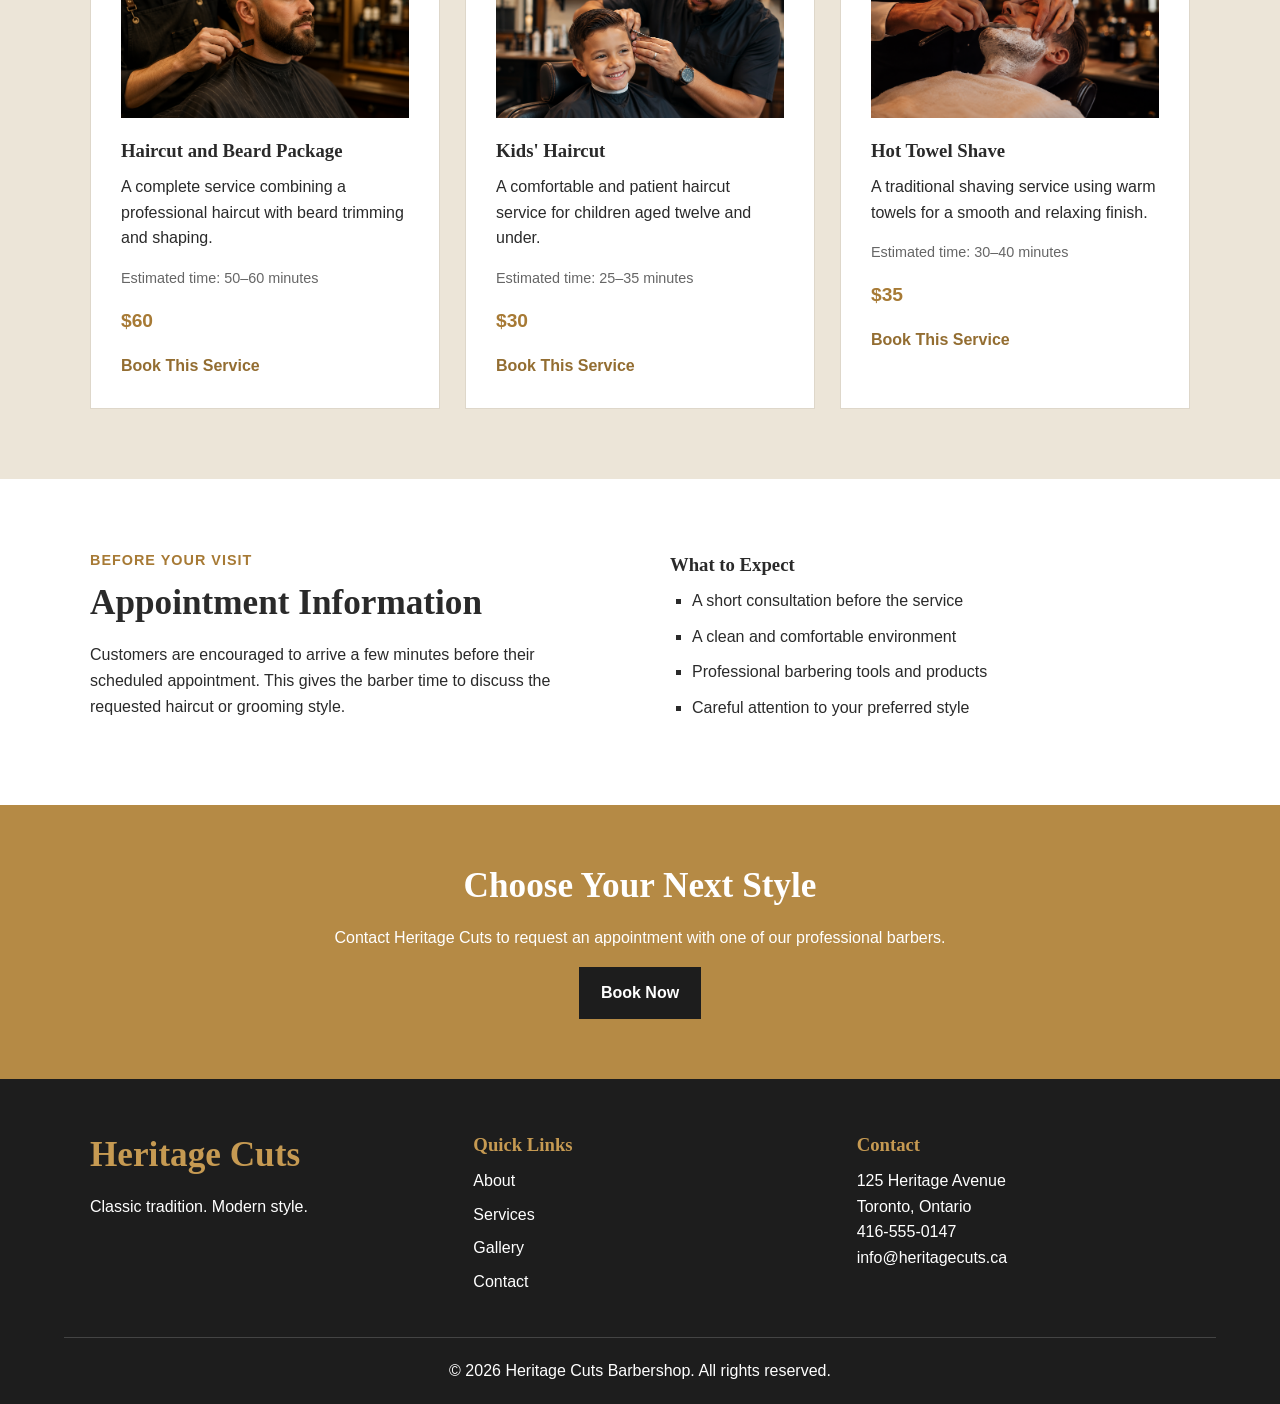
<file: services.html>
<!DOCTYPE html>
<html lang="en">
<head>
    <meta charset="UTF-8">

    <meta name="viewport" content="width=device-width, initial-scale=1.0">

    <meta
        name="description"
        content="View haircuts, fades, beard grooming, and shaving services offered by Heritage Cuts Barbershop."
    >

    <title>Heritage Cuts Barbershop | Services</title>

    <!-- External CSS -->
    <link rel="stylesheet" href="css/style.css">

    <!-- Internal CSS: included to meet the three CSS levels requirement -->
    <style>
        .services-page-note {
            border-left: 4px solid #b58a45;
        }
    </style>
</head>

<body>

    <!-- Website Header -->
     
    <div id="header-placeholder"></div>

    <main>

        <!-- Page Banner -->
        <section class="page-banner">
            <div class="container">

                <p class="section-label">Professional grooming</p>

                <h1>Our Services</h1>

                <p>
                    Haircuts and grooming services completed with skill,
                    precision, and attention to detail.
                </p>

            </div>
        </section>

        <!-- Services Introduction -->
        <section class="services-intro section">
            <div class="container">

                <p class="section-label">Choose your service</p>

                <h2>Grooming for Every Style</h2>

                <p>
                    Heritage Cuts offers traditional and modern grooming
                    services for men of all ages. Our barbers take the time
                    to understand the style each customer wants before
                    beginning the service.
                </p>

                <p
                    class="services-page-note"
                    style="font-style: italic;"
                >
                    Appointments are recommended. Walk-ins are welcome when
                    availability permits.
                </p>

            </div>
        </section>

<!-- Service Cards -->
<section class="services-list section">
    <div class="container">

        <div class="section-heading">
            <p class="section-label">Service menu</p>
            <h2>Haircuts and Grooming</h2>
        </div>

        <div class="services-grid">

            <article class="service-card full-service-card">

                <div class="service-image">
                    <img
                        src="images/ClassicHairCut.png"
                        alt="Barber giving a classic haircut"
                    >
                </div>

                <h3>Classic Haircut</h3>

                <p>
                    A carefully finished haircut shaped around your
                    preferred length and style.
                </p>

                <p class="service-time">
                    Estimated time: 30–40 minutes
                </p>

                <p class="price">$40</p>

                <a href="contact.html" class="text-link">
                    Book This Service
                </a>

            </article>

            <article class="service-card full-service-card">

                <div class="service-image">
                    <img
                        src="images/SkinFade.png"
                        alt="Barber creating a skin fade haircut"
                    >
                </div>

                <h3>Skin Fade</h3>

                <p>
                    A smooth and detailed fade with clean lines and
                    a sharp modern finish.
                </p>

                <p class="service-time">
                    Estimated time: 40–50 minutes
                </p>

                <p class="price">$45</p>

                <a href="contact.html" class="text-link">
                    Book This Service
                </a>

            </article>

            <article class="service-card full-service-card">

                <div class="service-image">
                    <img
                        src="images/BeardTrim.png"
                        alt="Barber trimming a customer's beard"
                    >
                </div>

                <h3>Beard Trim</h3>

                <p>
                    Professional beard trimming and shaping for a
                    clean and balanced appearance.
                </p>

                <p class="service-time">
                    Estimated time: 20–30 minutes
                </p>

                <p class="price">$25</p>

                <a href="contact.html" class="text-link">
                    Book This Service
                </a>

            </article>

            <article class="service-card full-service-card">

                <div class="service-image">
                    <img
                        src="images/HaircutAndBeard.png"
                        alt="Customer receiving a haircut and beard service"
                    >
                </div>

                <h3>Haircut and Beard Package</h3>

                <p>
                    A complete service combining a professional
                    haircut with beard trimming and shaping.
                </p>

                <p class="service-time">
                    Estimated time: 50–60 minutes
                </p>

                <p class="price">$60</p>

                <a href="contact.html" class="text-link">
                    Book This Service
                </a>

            </article>

            <article class="service-card full-service-card">

                <div class="service-image">
                    <img
                        src="images/KidsHaircut.png"
                        alt="Barber giving a child a haircut"
                    >
                </div>

                <h3>Kids' Haircut</h3>

                <p>
                    A comfortable and patient haircut service for
                    children aged twelve and under.
                </p>

                <p class="service-time">
                    Estimated time: 25–35 minutes
                </p>

                <p class="price">$30</p>

                <a href="contact.html" class="text-link">
                    Book This Service
                </a>

            </article>

            <article class="service-card full-service-card">

                <div class="service-image">
                    <img
                        src="images/HotTowel.png"
                        alt="Customer receiving a traditional shave"
                    >
                </div>

                <h3>Hot Towel Shave</h3>

                <p>
                    A traditional shaving service using warm towels
                    for a smooth and relaxing finish.
                </p>

                <p class="service-time">
                    Estimated time: 30–40 minutes
                </p>

                <p class="price">$35</p>

                <a href="contact.html" class="text-link">
                    Book This Service
                </a>

            </article>

        </div>

    </div>
</section>

        <!-- Service Information -->
        <section class="service-information section">
            <div class="container two-column">

                <div>
                    <p class="section-label">Before your visit</p>

                    <h2>Appointment Information</h2>

                    <p>
                        Customers are encouraged to arrive a few minutes
                        before their scheduled appointment. This gives the
                        barber time to discuss the requested haircut or
                        grooming style.
                    </p>
                </div>

                <div>
                    <h3>What to Expect</h3>

                    <ul class="values-list">
                        <li>A short consultation before the service</li>
                        <li>A clean and comfortable environment</li>
                        <li>Professional barbering tools and products</li>
                        <li>Careful attention to your preferred style</li>
                    </ul>
                </div>

            </div>
        </section>

        <!-- Call to Action -->
        <section class="call-to-action">
            <div class="container">

                <h2>Choose Your Next Style</h2>

                <p>
                    Contact Heritage Cuts to request an appointment with
                    one of our professional barbers.
                </p>

                <a href="contact.html" class="button">
                    Book Now
                </a>

            </div>
        </section>

    </main>

    <!-- Website Footer -->

    <div id="footer-placeholder"></div>
    

    <script src="js/theme.js"></script>
<script src="js/components.js"></script>


</body>
</html>
</file>
<file: css/style.css>
/* =========================================
   Heritage Cuts Barbershop
   Main External Stylesheet
   ========================================= */


/* Basic Reset */

* {
    box-sizing: border-box;
    margin: 0;
    padding: 0;
}


:root {
    --bg: #f5f1e8;
    --text: #2a2a2a;
}

[data-theme="dark"] {
    --bg: #1d1d1d;
    --text: #f0f0f0;
}


/* General Page Styles */

body {
    background-color: var(--bg);
color: var(--text);
    font-family: Arial, Helvetica, sans-serif;
    line-height: 1.6;
}

img {
    max-width: 100%;
}

a {
    color: inherit;
    text-decoration: none;
}

ul {
    list-style: none;
}

.container {
    width: 90%;
    max-width: 1100px;
    margin: 0 auto;
}

.section {
    padding: 70px 0;
}

.section-label {
    color: #a77a35;
    font-size: 0.9rem;
    font-weight: bold;
    letter-spacing: 1px;
    margin-bottom: 10px;
    text-transform: uppercase;
}

h1,
h2,
h3 {
    font-family: Georgia, "Times New Roman", serif;
    line-height: 1.2;
}

h1 {
    font-size: 3.5rem;
    margin-bottom: 20px;
}

h2 {
    font-size: 2.2rem;
    margin-bottom: 18px;
}

h3 {
    margin-bottom: 12px;
}

p {
    margin-bottom: 16px;
}


/* Header */

.site-header {
    background-color: #1d1d1d;
    color: #ffffff;
    padding: 18px 0;
}

.header-container {
    align-items: center;
    display: flex;
    justify-content: space-between;
}

.logo {
    color: #c69a52;
    font-family: Georgia, "Times New Roman", serif;
    font-size: 1.4rem;
    font-weight: bold;
}

.logo span {
    color: #ffffff;
    display: block;
    font-family: Arial, Helvetica, sans-serif;
    font-size: 0.7rem;
    letter-spacing: 2px;
    text-transform: uppercase;
}

.main-nav ul {
    display: flex;
    gap: 24px;
}

.main-nav a {
    font-size: 0.95rem;
    padding-bottom: 5px;
}

.main-nav a:hover,
.main-nav a.active {
    color: #c69a52;
}


/* Buttons */

.button {
    background-color: #b58a45;
    border: 2px solid #b58a45;
    color: #ffffff;
    display: inline-block;
    font-weight: bold;
    padding: 11px 20px;
}

.button:hover {
    background-color: #936d31;
    border-color: #936d31;
}

.button-outline {
    background-color: transparent;
    border-color: #ffffff;
    margin-left: 10px;
}

.button-outline:hover {
    background-color: #ffffff;
    border-color: #ffffff;
    color: #1d1d1d;
}


/* Hero Section */

.hero {
    align-items: center;
    background-color: #282828;
    color: #ffffff;
    display: flex;
    min-height: 600px;
}

.hero-content {
    max-width: 750px;
}

.hero-description {
    font-size: 1.15rem;
    max-width: 650px;
}


/* Introduction */

.intro {
    text-align: center;
}

.intro p {
    margin-left: auto;
    margin-right: auto;
    max-width: 760px;
}


/* Section Heading */

.section-heading {
    margin-bottom: 40px;
    text-align: center;
}

.section-heading p {
    margin-left: auto;
    margin-right: auto;
    max-width: 650px;
}


/* Cards */

.featured-services {
    background-color: #ffffff;
}

.card-grid {
    display: flex;
    gap: 25px;
}

.service-card,
.feature-card {
    border: 1px solid #ded7ca;
    padding: 30px;
    width: 33.33%;
}

.service-card {
    background-color: #f5f1e8;
}

.feature-card {
    background-color: #ffffff;
}

.service-card:hover,
.feature-card:hover {
    box-shadow: 0 5px 15px rgba(0, 0, 0, 0.1);
}

.price {
    color: #a77a35;
    font-size: 1.2rem;
    font-weight: bold;
}

.center-button {
    margin-top: 35px;
    text-align: center;
}


/* Why Choose Us */

.why-us {
    background-color: #ece5d8;
}


/* Opening Hours */

.hours {
    background-color: #ffffff;
}

.hours-container {
    align-items: center;
    display: flex;
    gap: 70px;
    justify-content: space-between;
}

.hours-container > div,
.hours-container table {
    width: 50%;
}

table {
    border-collapse: collapse;
    width: 100%;
}

th,
td {
    border-bottom: 1px solid #ded7ca;
    padding: 14px;
    text-align: left;
}


/* Call to Action */

.call-to-action {
    background-color: #b58a45;
    color: #ffffff;
    padding: 60px 0;
    text-align: center;
}

.call-to-action .button {
    background-color: #1d1d1d;
    border-color: #1d1d1d;
}


/* Footer */

.site-footer {
    background-color: #1d1d1d;
    color: #ffffff;
    padding: 55px 0 20px;
}

.footer-container {
    display: flex;
    gap: 50px;
    justify-content: space-between;
}

.footer-container > div {
    width: 33.33%;
}

.site-footer h2,
.site-footer h3 {
    color: #c69a52;
}

.site-footer li {
    margin-bottom: 8px;
}

.site-footer a:hover {
    color: #c69a52;
}

address {
    font-style: normal;
}

.copyright {
    border-top: 1px solid #444444;
    margin: 35px auto 0;
    padding-top: 20px;
    text-align: center;
    width: 90%;
}





/* Services */

.services-intro {
    background-color: #ffffff;
    text-align: center;
}

.services-intro > .container > p {
    margin-left: auto;
    margin-right: auto;
    max-width: 760px;
}

.services-page-note {
    background-color: #f5f1e8;
    margin-top: 25px;
    padding: 18px;
}

.services-list {
    background-color: #ece5d8;
}

.services-grid {
    display: flex;
    flex-wrap: wrap;
    gap: 25px;
}

.full-service-card {
    background-color: #ffffff;
    width: calc((100% - 50px) / 3);
}

.service-image {
    height: 180px;
    margin-bottom: 22px;
    overflow: hidden;
}

.service-image img {
    display: block;
    height: 100%;
    object-fit: cover;
    width: 100%;
}

.service-time {
    color: #666666;
    font-size: 0.9rem;
}

.text-link {
    color: #936d31;
    font-weight: bold;
}

.text-link:hover {
    text-decoration: underline;
}

.service-information {
    background-color: #ffffff;
}




/* Gallery Page */

.gallery-intro {
    background-color: #ffffff;
    text-align: center;
}

.gallery-intro p {
    margin-left: auto;
    margin-right: auto;
    max-width: 700px;
}

.gallery-section {
    background-color: #ece5d8;
}

.gallery-grid {
    display: flex;
    flex-wrap: wrap;
    gap: 25px;
}

.gallery-card {
    background-color: #ffffff;
    border: 1px solid #ded7ca;
    width: calc(33.33% - 17px);
}

.gallery-image-placeholder {
    align-items: center;
    background-color: #ded7ca;
    color: #555555;
    display: flex;
    height: 220px;
    justify-content: center;
    text-align: center;
}

.gallery-card-content {
    padding: 25px;
}

.gallery-category {
    color: #a77a35;
    font-size: 0.85rem;
    font-weight: bold;
    margin-bottom: 8px;
    text-transform: uppercase;
}

.gallery-card:hover {
    box-shadow: 0 5px 15px rgba(0, 0, 0, 0.1);
}








/* News Page */

.news-intro {
    background-color: #ffffff;
    text-align: center;
}

.news-intro p {
    margin-left: auto;
    margin-right: auto;
    max-width: 700px;
}

.news-section {
    background-color: #ece5d8;
}

.news-grid {
    display: flex;
    flex-wrap: wrap;
    gap: 25px;
}

.news-card {
    background-color: #ffffff;
    border: 1px solid #ded7ca;
    width: calc(33.33% - 17px);
}

.news-image-placeholder {
    align-items: center;
    background-color: #ded7ca;
    color: #555555;
    display: flex;
    height: 200px;
    justify-content: center;
    text-align: center;
}

.news-card-content {
    padding: 25px;
}

.news-card h2 {
    font-size: 1.5rem;
}

.news-category {
    color: #a77a35;
    font-size: 0.85rem;
    font-weight: bold;
    margin-bottom: 8px;
    text-transform: uppercase;
}

.news-date {
    color: #666666;
    font-size: 0.9rem;
}

.news-card:hover {
    box-shadow: 0 5px 15px rgba(0, 0, 0, 0.1);
}

.news-message {
    background-color: #ffffff;
    text-align: center;
}

.news-message p {
    margin-left: auto;
    margin-right: auto;
    max-width: 650px;
}









/* Contact Page */

.contact-section {
    background-color: #ffffff;
}

.contact-container {
    display: flex;
    gap: 60px;
}

.contact-information,
.contact-form-area {
    width: 50%;
}

.contact-detail {
    border-bottom: 1px solid #ded7ca;
    margin-bottom: 20px;
    padding-bottom: 12px;
}

.contact-detail h3 {
    color: #a77a35;
}

.contact-detail a:hover {
    color: #a77a35;
}


/* Contact Form */

.contact-form-area {
    background-color: #f5f1e8;
    padding: 35px;
}

.form-group {
    margin-bottom: 20px;
}

.form-group label {
    display: block;
    font-weight: bold;
    margin-bottom: 7px;
}

.form-group input,
.form-group textarea {
    border: 1px solid #b9b1a5;
    font-family: Arial, Helvetica, sans-serif;
    font-size: 1rem;
    padding: 12px;
    width: 100%;
}

.form-group textarea {
    resize: vertical;
}


/* Contact Hours */

.contact-hours {
    background-color: #ece5d8;
}

.hours-table {
    margin: 0 auto;
    max-width: 650px;
}

.hours-note {
    margin-top: 25px;
    text-align: center;
}













/* Theme Button */

.theme-button {
    background-color: transparent;
    border: 1px solid #c69a52;
    color: #ffffff;
    cursor: pointer;
    padding: 10px 14px;
}

.theme-button:hover {
    background-color: #c69a52;
    color: #1d1d1d;
}


/* Dark Theme */



[data-theme="dark"] .intro,
[data-theme="dark"] .featured-services,
[data-theme="dark"] .hours,
[data-theme="dark"] .about-story,
[data-theme="dark"] .team,
[data-theme="dark"] .services-intro,
[data-theme="dark"] .service-information,
[data-theme="dark"] .gallery-intro,
[data-theme="dark"] .news-intro,
[data-theme="dark"] .news-message,
[data-theme="dark"] .contact-section {
    background-color: #292929;
}

[data-theme="dark"] .why-us,
[data-theme="dark"] .mission,
[data-theme="dark"] .services-list,
[data-theme="dark"] .gallery-section,
[data-theme="dark"] .news-section,
[data-theme="dark"] .contact-hours {
    background-color: #333333;
}

[data-theme="dark"] .service-card,
[data-theme="dark"] .feature-card,
[data-theme="dark"] .team-card,
[data-theme="dark"] .gallery-card,
[data-theme="dark"] .news-card,
[data-theme="dark"] .contact-form-area,
[data-theme="dark"] .services-page-note {
    background-color: #3b3b3b;
    border-color: #555555;
}

[data-theme="dark"] .image-placeholder,
[data-theme="dark"] .team-image-placeholder,
[data-theme="dark"] .service-image-placeholder,
[data-theme="dark"] .gallery-image-placeholder,
[data-theme="dark"] .news-image-placeholder {
    background-color: #4a4a4a;
    color: #ffffff;
}

[data-theme="dark"] .service-time,
[data-theme="dark"] .news-date {
    color: #cccccc;
}

[data-theme="dark"] th,
[data-theme="dark"] td,
[data-theme="dark"] .contact-detail {
    border-color: #555555;
}

[data-theme="dark"] input,
[data-theme="dark"] textarea {
    background-color: #292929;
    border-color: #666666;
    color: #ffffff;
}


[data-theme="dark"] .post-card {
    background-color: #3b3b3b;
    border-color: #555555;
}

[data-theme="dark"] .post-meta {
    color: #cccccc;
}

[data-theme="dark"] .success-message {
    background-color: #294029;
    border-color: #7aab7a;
    color: #ffffff;
}

[data-theme="dark"] .filter-area input {
    background-color: #292929;
    border-color: #666666;
    color: #ffffff;
}


/* Blog */

.blog-list {
    display: flex;
    flex-wrap: wrap;
    gap: 25px;
}

.post-card {
    background-color: #ffffff;
    border: 1px solid #ded7ca;
    padding: 25px;
    width: calc(33.33% - 17px);
}

.post-card h2 {
    font-size: 1.5rem;
}

.post-meta {
    color: #666666;
    font-size: 0.9rem;
}

.latest-badge {
    background-color: #b58a45;
    color: #ffffff;
    display: inline-block;
    font-size: 0.8rem;
    font-weight: bold;
    margin-bottom: 12px;
    padding: 5px 9px;
}

.read-more-button {
    background-color: #b58a45;
    border: none;
    color: #ffffff;
    cursor: pointer;
    font-weight: bold;
    padding: 9px 14px;
}

.read-more-button:hover {
    background-color: #936d31;
}

.post-content {
    display: none;
    margin-top: 15px;
}




/* Form messages */

.error-msg {
    color: #b00020;
    display: none;
    font-size: 0.9rem;
    margin-top: 5px;
}

.success-message {
    background-color: #e5f4e5;
    border: 1px solid #5d8a5d;
    color: #244f24;
    font-weight: bold;
    padding: 20px;
    text-align: center;
}



/* Responsive Layout */

@media screen and (max-width: 850px) {

    .header-container {
        flex-direction: column;
        gap: 18px;
    }

    .main-nav ul {
        flex-wrap: wrap;
        justify-content: center;
    }

    .header-button {
        display: none;
    }

    .card-grid {
        flex-direction: column;
    }

    .service-card,
    .feature-card {
        width: 100%;
    }

    .hours-container {
        align-items: stretch;
        flex-direction: column;
        gap: 30px;
    }

    .hours-container > div,
    .hours-container table {
        width: 100%;
    }

    .footer-container {
        flex-direction: column;
    }

    .footer-container > div {
        width: 100%;
    }


        .two-column {
        align-items: stretch;
        flex-direction: column;
    }

    .two-column > div {
        width: 100%;
    }

    .team-card {
        width: 100%;
    }

        .full-service-card {
        width: 100%;
    }

        .gallery-card {
        width: 100%;
    }

        .news-card {
        width: 100%;
    }



        .contact-container {
        flex-direction: column;
    }

    .contact-information,
    .contact-form-area {
        width: 100%;
    }
}



    .post-card {
        width: 100%;
    }



@media screen and (max-width: 550px) {

    h1 {
        font-size: 2.5rem;
    }

    h2 {
        font-size: 1.8rem;
    }

    .hero {
        min-height: 500px;
    }

    .hero-buttons .button {
        display: block;
        margin: 10px 0;
        text-align: center;
    }

    .main-nav ul {
        gap: 12px;
    }
}






/* Page Banner */

.page-banner {
    background-color: #282828;
    color: #ffffff;
    padding: 80px 0;
    text-align: center;
}

.page-banner h1 {
    margin-bottom: 15px;
}

.page-banner p {
    margin-left: auto;
    margin-right: auto;
    max-width: 650px;
}


/* Two-Column Layout */

.two-column {
    align-items: center;
    display: flex;
    gap: 60px;
}

.two-column > div {
    width: 50%;
}


/* About Page */

.about-story {
    background-color: #ffffff;
}

.image-placeholder {
    align-items: center;
    background-color: #ded7ca;
    border: 2px dashed #a77a35;
    color: #555555;
    display: flex;
    height: 350px;
    justify-content: center;
    text-align: center;
}

.mission {
    background-color: #ece5d8;
}

.values-list {
    list-style: square;
    margin-left: 22px;
}

.values-list li {
    margin-bottom: 10px;
}


/* Team Section */

.team {
    background-color: #ffffff;
}

.team-card {
    border: 1px solid #ded7ca;
    padding: 25px;
    text-align: center;
    width: 33.33%;
}

.team-image-placeholder {
    align-items: center;
    background-color: #ded7ca;
    display: flex;
    height: 220px;
    justify-content: center;
    margin-bottom: 20px;
}

.team-role {
    color: #a77a35;
    font-weight: bold;
}
</file>
